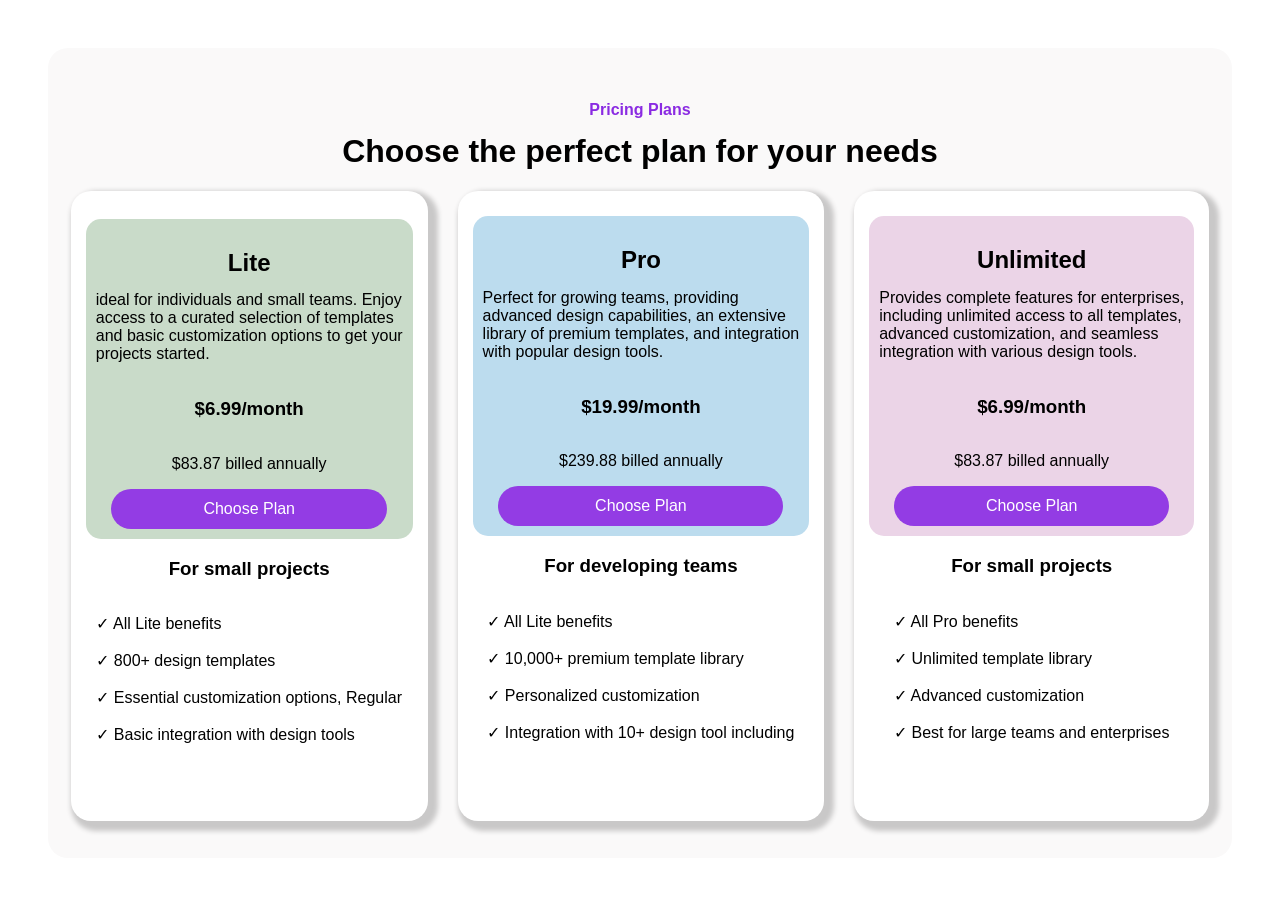
<file: assignment2/index.html>
<!DOCTYPE html>
<html lang="en">
<head>
    <meta charset="UTF-8">
    <meta name="viewport" content="width=device-width, initial-scale=1.0">
    <link rel="stylesheet" href="page.css">
    <title>Assignment</title>
</head>
<body>
    <div class="img">
        <div class="white">
            <p class="small">Pricing Plans</p>
            <h1>Choose the perfect plan for your needs</h1>
            <div class="main">
            <div class="box">
                <div class="minbox">
                    <h2>Lite</h2>
                    <p class="line">
                        ideal for individuals and small teams. Enjoy <br>
                        access to a curated selection of templates <br>
                        and basic customization options to get your <br>
                        projects started.
                    </p>
                    <h3>$6.99/month</h3>
                    <p>$83.87 billed annually</p>
                    <a href="" class="button">Choose Plan</a>
                </div>
                <h3>For small projects</h3>
                <p class="point">
                    ✓ All Lite benefits <br><br>
                    ✓ 800+ design templates<br><br>
                    ✓ Essential customization options, Regular<br><br>
                    ✓ Basic integration with design tools
                    <br>
                </p>
            </div>

            <div class="box">
                <div class="minbox2">
                    <h2>Pro</h2>
                    <p class="line">
                        Perfect for growing teams, providing <br>
                        advanced design capabilities, an extensive <br>
                        library of premium templates, and integration <br>
                        with popular design tools. <br>
                    </p>
                    <h3>$19.99/month</h3>
                    <p>$239.88 billed annually</p>
                    <a href="" class="button">Choose Plan</a>
                </div>
                <h3>For developing teams</h3>
                <p>
                    ✓ All Lite benefits <br><br>
                    ✓ 10,000+ premium template library<br><br>
                    ✓ Personalized customization<br><br>
                    ✓ Integration with 10+ design tool including<br><br>
                </p>
            </div>

            <div class="box">
                <div class="minbox3">
                    <h2>Unlimited</h2>
                    <p class="line">
                        Provides complete features for enterprises,<br>
                        including unlimited access to all templates,<br>
                        advanced customization, and seamless<br>
                        integration with various design tools.<br>
                    </p>
                    <h3>$6.99/month</h3>
                    <p>$83.87 billed annually</p>
                    <a href="" class="button">Choose Plan</a>
                </div>
                <h3>For small projects</h3>
                <p>
                    ✓ All Pro benefits<br><br>
                    ✓ Unlimited template library<br><br>
                    ✓ Advanced customization<br><br>
                    ✓ Best for large teams and enterprises<br><br>
                </p>
            </div>
            </div>
        </div>
    </div>
</body>
</html>
</file>
<file: assignment2/page.css>
.img {
    background-image: url("https://images.unsplash.com/photo-1557682250-33bd709cbe85?fm=jpg&q=60&w=3000&auto=format&fit=crop&ixlib=rb-4.1.0&ixid=M3wxMjA3fDB8MHxzZWFyY2h8Mnx8cHVycGxlJTIwYmFja2dyb3VuZHxlbnwwfHwwfHx8MA%3D%3D");
    padding: 40px;
    font-family: Verdana, Geneva, Tahoma, sans-serif;
    height: 90vh;
}

.small {
    color: blueviolet;
    margin-bottom: -8px;
    font-weight: 700;
}
.white {
    background-color: rgb(250, 249, 249);
    border-radius: 20px;
    height: 100%;
    display: flex;
    justify-content: center;
    align-items: center;
    flex-direction: column;
}


.line {
    margin-top: -5px;
}
.main {
    display: flex;
    width: 100%;
    gap: 30px;
    justify-content: center;
}

.point {
    text-align: left;
}

.box {
    background-color: white;
    display: flex;
    justify-content: center;
    align-items: center;
    flex-direction: column;
    border-radius: 20px;
    height: 600px;
    padding: 15px;
    box-shadow: 5px 5px 5px 5px rgb(201, 200, 200);
}



.minbox {
    display: flex;
    justify-content: center;
    align-items: center;
    flex-direction: column;
    border-radius: 15px;
    margin-top: -33px;
    padding: 10px;
    background-color: rgb(201, 219, 201);
}
.minbox2 {
    display: flex;
    justify-content: center;
    align-items: center;
    flex-direction: column;
    border-radius: 15px;
    margin-top: -20px;
    padding: 10px;
    background-color: rgb(188, 220, 238);
}
.minbox3 {
    display: flex;
    justify-content: center;
    align-items: center;
    flex-direction: column;
    border-radius: 15px;
    margin-top: -20px;
    padding: 10px;
    background-color: rgb(235, 212, 231);
}

.button {
    background-color: rgb(147, 60, 228);
    color: white;
    border-radius: 30px;
    text-decoration: none;
    width: 90%;
    height: 40px;
    display: flex;
    justify-content: center;
    align-items: center;
}
</file>
